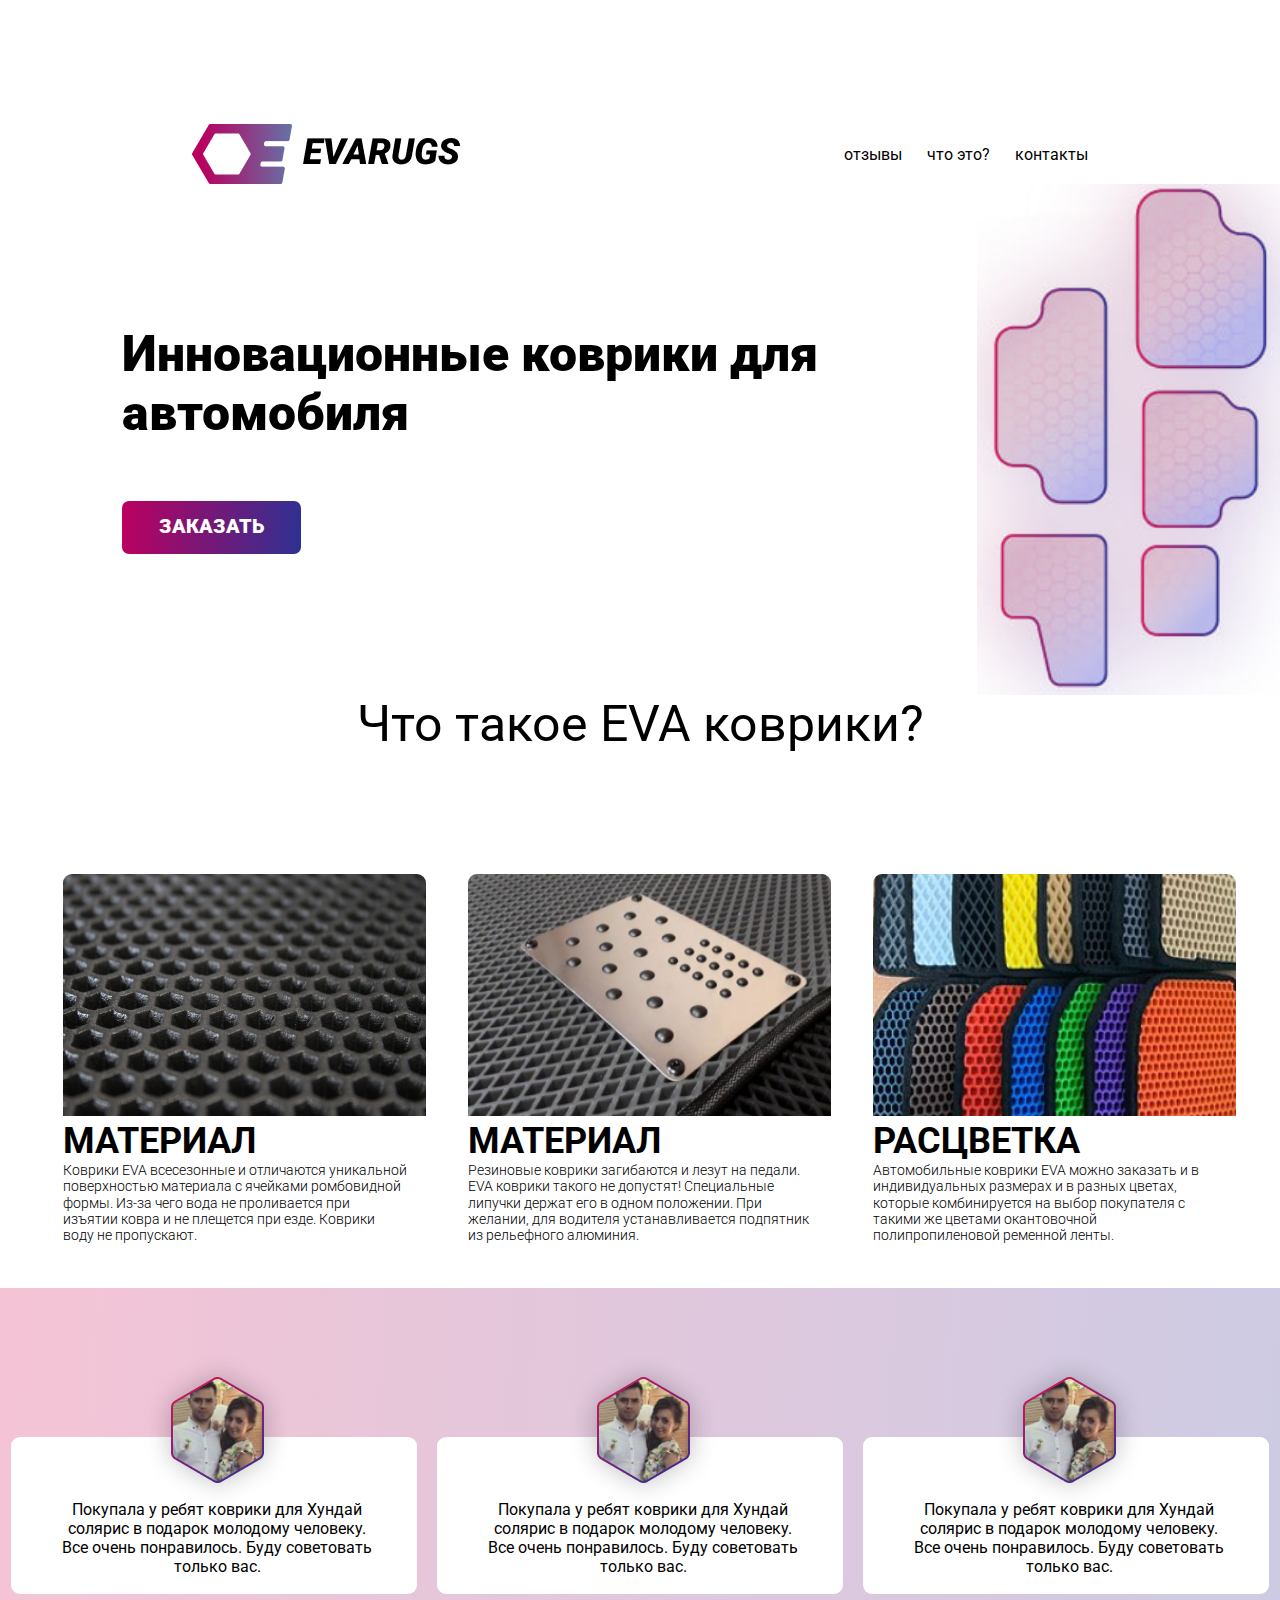
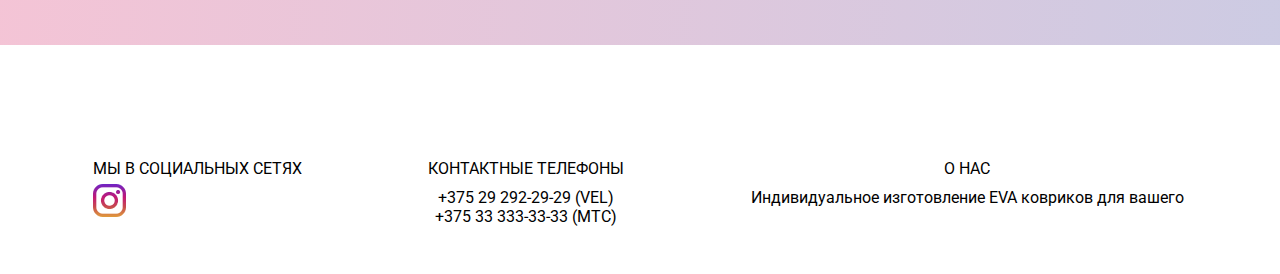
<file: index.html>
<!DOCTYPE html>
<html lang="en">
  <head>
    <meta charset="UTF-8" />
    <meta name="viewport" content="width=device-width, initial-scale=1.0" />
    <title>Document</title>
    <link rel="stylesheet" href="./style.css" />
  </head>
  <body>
    <header>
      <div class="contener">
        <nav>
          <img src="./fayl/Group 3.png" alt="" />
          <div class="div1">
            <p>отзывы</p>
            <p>что это?</p>
            <p>контакты</p>
          </div>
        </nav>
      </div>
    </header>
    <main>
      <div class="contener">
        <div class="div11">
        <section class="section1">
          <div class="div2">
            <p>Инновационные коврики для автомобиля</p>
            <a href="./index1.html"><button>ЗАКАЗАТЬ</button></a>
          </div>
          <img class="rasm2" src="./photo_2024-12-09_13-02-50.jpg" alt="" />
        </section>
      </div>
        
        <h1>Что такое <span>EVA</span> коврики?</h1>
        <section class="section2">
          <div class="div3">
            <img src="./fayl/image00004 1@2x.png" alt="" />
            <div class="div4">
              <h3>МАТЕРИАЛ</h3>
              <p>
                Коврики EVA всесезонные и отличаются уникальной поверхностью
                материала с ячейками ромбовидной формы. Из-за чего вода не
                проливается при изъятии ковра и не плещется при езде. Коврики
                воду не пропускают.
              </p>
            </div>
          </div>
          <div class="div3">
            <img src="./fayl/file 1.jpg" alt="" />
            <div class="div4">
              <h3>МАТЕРИАЛ</h3>
              <p>
                Резиновые коврики загибаются и лезут на педали. EVA коврики
                такого не допустят! Специальные липучки держат его в одном
                положении. При желании, для водителя устанавливается подпятник
                из рельефного алюминия.
              </p>
            </div>
          </div>
          <div class="div3">
            <img src="./fayl/kov1-1-300x225 1.jpg" alt="" />
            <div class="div4">
              <h3>РАСЦВЕТКА</h3>
              <p>
                Автомобильные коврики EVA можно заказать и в индивидуальных
                размерах и в разных цветах, которые комбинируется на выбор
                покупателя с такими же цветами окантовочной полипропиленовой
                ременной ленты.
              </p>
            </div>
          </div>
        </section>
        <section class="section3">
          <div class="div6">
            
            <div class="div5">
                <div class="div7"><img src="./fayl/Mask Group.png" alt=""></div>
              <p>
                Покупала у ребят коврики для Хундай солярис в подарок молодому
                человеку. Все очень понравилось. Буду советовать только вас.
              </p>
            </div>
          </div>
          <div class="div6">
            
            <div class="div5">
                <div class="div7"><img src="./fayl/Mask Group.png" alt=""></div>
              <p>
                Покупала у ребят коврики для Хундай солярис в подарок молодому
                человеку. Все очень понравилось. Буду советовать только вас.
              </p>
            </div>
          </div>
          <div class="div6">
            
            <div class="div5">
                <div class="div7"><img src="./fayl/Mask Group.png" alt=""></div>
              <p>
                Покупала у ребят коврики для Хундай солярис в подарок молодому
                человеку. Все очень понравилось. Буду советовать только вас.
              </p>
            </div>
          </div>    
        </section>
      </div>
    </main>
    <footer>
        <div class="div8">
            <p>МЫ В СОЦИАЛЬНЫХ СЕТЯХ</p>
            <img class="rasm" src="./fayl/512px-Instagram_new 1.png" alt="">
        </div>
        <div class="div9">
            <p>КОНТАКТНЫЕ ТЕЛЕФОНЫ</p>
            <p>+375 29 292-29-29 (VEL) <br>
                +375 33 333-33-33 (МТС)</p>
        </div>
        <div class="div9">
            <p>О НАС</p>
            <p>Индивидуальное изготовление EVA  ковриков для вашего  </p>
        </div>
    </footer>
  </body>
</html>
</file>
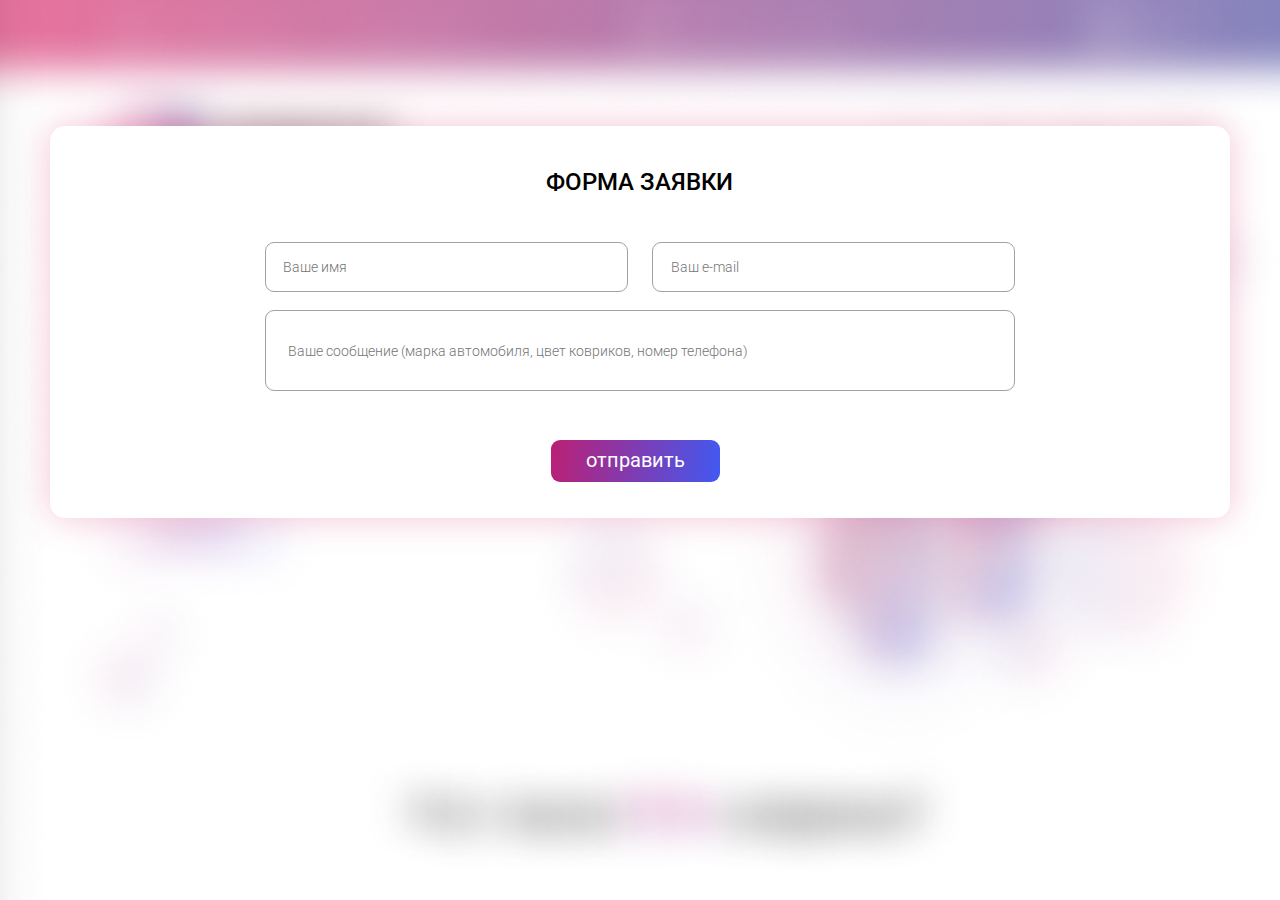
<file: index1.html>
<!DOCTYPE html>
<html lang="en">
<head>
    <meta charset="UTF-8">
    <meta name="viewport" content="width=device-width, initial-scale=1.0">
    <title>Document</title>
    <link rel="stylesheet" href="./style.css">
</head>
<body>
    <div class="div12">
        <div class="div-box">
            <div class="div-box2">
                <p class="p1">ФОРМА ЗАЯВКИ</p>
            <input class="input1" placeholder="Ваше имя" type="text">
            <input class="input2" placeholder="Ваш e-mail" type="text">
            <input class="input3" placeholder="Ваше сообщение (марка автомобиля, цвет ковриков, номер телефона)" type="text">
            <button class="button1">отправить</button>
            </div>
        </div>
    </div>
</body>
</html>
</file>
<file: style.css>
@import url(https://fonts.googleapis.com/css2?family=Roboto:wght@100;200;300;400;500;600;800;900&display=swap);
* {
  margin: 0;
  padding: 0;
  box-sizing: border-box;
  list-style: none;
  border: none;
  font-family: "Roboto", sans-serif;
}
.contener {
  margin: 0 auto;
}
nav {
  display: flex;
  justify-content: space-around;
  margin-top: 124px;
  align-items: center;
}
.div1 {
  display: flex;
  gap: 25px;
}
.div2 p {
  font-size: 50px;
  font-weight: 900;
  line-height: 58.59px;
  text-align: left;
  flex-wrap: wrap;
}
.rasm2 {
  width: 368px;
}
.div2 {
  margin-left: 122px;
}
.div2 button {
  width: 179px;
  height: 53px;
  border-radius: 7px;
  background: linear-gradient(95.2deg, #b90160 2.23%, #2e3192 99.51%);
  font-size: 20px;
  font-weight: 900;
  line-height: 23.44px;
  text-align: center;
  color: white;
  margin-top: 58px;
}
.section1 {
  display: flex;
  align-items: center;
  gap: 34px;
  justify-content: center;
}

.div3 {
  width: 344px;
  height: 414px;
  border-radius: 9px;
  background: #ffffff;
}
.div3 img {
  width: 363px;
  height: 242px;
  border-top-left-radius: 9px;
  border-top-right-radius: 9px;
}
.div4 {
  text-align: left;
}
.div4 h3 {
  font-size: 36px;
  font-weight: 700;
  line-height: 42.19px;
}
.div4 p {
  font-size: 14px;
  font-weight: 300;
  line-height: 16.41px;
}
h1 {
  font-size: 50px;
  font-weight: 400;
  line-height: 58.59px;
  text-align: center;
}
.section2 {
  display: flex;
  justify-content: center;
  gap: 61px;
  flex-wrap: wrap;
  margin-top: 120px;
}
.div5 {
  width: 406px;
  height: 157px;
  border-radius: 9px;
  background-color: white;
  position: relative;
  text-align: center;
  padding: 63px 38px 64px 44px;
  margin-top: 98px;
}
.section3 {
  background: linear-gradient(
    94.31deg,
    rgba(212, 20, 90, 0.25) 0.96%,
    rgba(46, 49, 146, 0.25) 104.83%
  );
  height: 357px;
  display: flex;
  flex-wrap: wrap;
  gap: 20px;
  justify-content: center;
  align-items: center;
}
.div7 {
  position: absolute;
  top: -90px;
  left: 130px;
}
footer {
  display: flex;
  flex-wrap: wrap;
  gap: 30px;
  justify-content: space-around;
  text-align: center;
  padding: 114px 48px 48px 45px;
}
.div8 {
  display: flex;
  flex-direction: column;
  gap: 6px;
  flex-wrap: wrap;
}
.div8 img {
  width: 33px;
  height: 33px;
}

.div9 {
  display: flex;
  flex-direction: column;
  gap: 10px;
  flex-wrap: wrap;
}
.div12 {
  background-image: url("./fayl/Rectangle\ 18.png");
  height: 100vh;
  width: 100%;
  background-repeat: no-repeat;
  background-size: cover;
  padding-top: 126px;
}
.div-box {
  margin: 0 auto;
  width: 1180.27px;
  height: 392.18px;
  border-radius: 15px;
  box-shadow: 0px 0px 35px 0px #d4145a40;

  background-color: white;
}
.input1 {
  width: 362.49px;
  height: 50.72px;
  border-radius: 9px;
  border: 1px solid #a1a1a1;
  margin-top: 45.58px;
  margin-left: 215.27px;
  font-size: 14px;
  font-weight: 300;
  line-height: 16.41px;
  text-align: left;
  padding-left: 17.32px;
}
.input2 {
  width: 362.49px;
  height: 50.72px;
  border-radius: 9px;
  border: 1px solid #a1a1a1;
  margin-top: 45.58px;
  margin-left: 20.74px;
  font-size: 14px;
  font-weight: 300;
  line-height: 16.41px;
  text-align: left;
  padding-left: 17.32px;
}
.input3 {
  width: 749.73px;
  height: 81.65px;
  border-radius: 9px;
  border: 1px solid #a1a1a1;
  margin-left: 215.27px;
  margin-top: 17.32px;
  font-size: 14px;
  font-weight: 300;
  line-height: 16.41px;
  text-align: left;
  padding-left: 21.93px;
}
.button1 {
  width: 169.49px;
  height: 42.06px;
  border-radius: 9px;
  margin-left: 501.06px;
  background: linear-gradient(96.12deg, #d4145a -21.03%, #3d5bf5 103.56%);
  font-size: 20px;
  font-weight: 400;
  line-height: 23.44px;
  text-align: center;
  color: white;
  margin-top: 48.25px;
}
.p1 {
  font-size: 24px;
  font-weight: 500;
  line-height: 28.13px;
  text-align: center;
  padding-top: 42px;
}
@media (max-width: 1075px) {
  .div12 {
    background-image: url("./fayl/Rectangle\ 18.png");
    height: 100vh;
    background-repeat: no-repeat;
    background-size: cover;
    padding-top: 126px;
  }
}
@media (max-width: 1150px) {
  .div12 {
    background-image: url("./fayl/Rectangle\ 18.png");
    height: 100vh;
    background-repeat: no-repeat;
    background-size: cover;
    padding-top: 126px;
  }
}
@media (max-width: 1181px) {
  .div12 {
    background-image: url("./fayl/Rectangle\ 18.png");
    height: 100vh;
    background-repeat: no-repeat;
    background-size: cover;
    padding-top: 126px;
  }
  .div-box {
    margin: 0 auto;
    width: 635px;
    height: 401px;
    border: 1px;
    box-shadow: 0px 0px 35px 0px #d4145a40;
    background-color: white;
    margin-top: -90px;
  }
  .div-box2{
    display: flex;
    flex-direction: column;
    gap: 21px;
  }
  .input3 {
    width: 432px;
    height: 95px;
    margin: 0 auto;
  }
  .input2 {
    width: 432px;
    height: 41px;
    margin: 0 auto;
    
  }
  .input1 {
    width: 432px;
    height: 41px;
    margin-bottom: -51px;
    margin: 0 auto;
  }
  .button1 {
    width: 169.49px;
    height: 42.06px;
    border-radius: 9px;
    margin: 0 auto;
  } 
}
@media(max-width:320px){
  .div-box{
    width: 267px;
height: 298px;

background-color: white;

  }
  .input1{
    width: 212px;
height: 20px;
border-radius: 9px;
border: 1px solid #a1a1a1;

  }
  .input2{
    width: 212px;
height: 20px;
border-radius: 9px;
border: 1px solid #a1a1a1;

  }
  .p1{
    margin-top: -30px;
  }
  .input3{
    width: 212px;
height: 95px;
border-radius: 9px;
border: 1px solid #a1a1a1;
text-align: center;

  }
  .button1 {
    width: 58px;
    height: 18px;
    border-radius: 4px;
    margin: 0 auto;
font-size: 9px;
font-weight: 400;
line-height: 10.55px;
text-align: center;

  } 
}
@media (max-width: 920px) {
  .div12 {
    background-image: url("./fayl/Rectangle\ 18.png");
    height: 100vh;
    background-repeat: no-repeat;
    background-size: cover;
    padding-top: 126px;
  }
}
@media (max-width: 623px) {
  h1 {
    font-size: 50px;
    font-weight: 400;
    line-height: 58.59px;
    text-align: center;
    margin-left: 50px;
  }
}

@media (max-width: 769px) {
  .div1 {
    display: none;
  }
  .section2 {
    display: flex;
    justify-content: center;
    gap: 150px;
  }
  .div3 {
    margin-bottom: -100px;
  }
  .section3 {
    height: 948px;
    margin-top: 124px;
  }
  nav {
    display: flex;
    justify-content: left;
    margin-left: 66px;
  }
  .section1 img {
    width: 368px;
    height: 473px;
  }
  .div2 p {
    font-size: 40px;
    font-weight: 900;
    line-height: 40px;
    text-align: left;
  }
  .div2 {
    margin-left: 66px;
  }
}
@media (max-width: 319px) {
  .section1 img {
    display: none;
  }
  nav img {
    margin-left: -40px;
  }
  .div2 p {
    text-align: center;
    margin-top: 38px;
    margin-bottom: 22px;
    margin-left: -150px;

    font-size: 25px;
    font-weight: 900;
    line-height: 25px;
  }

  .div2 button {
    margin-left: -100px;
  }
  .section2 {
    display: flex;
    flex-direction: column;
    justify-content: center;
  }
  .div3 {
    width: 264px;
    height: 388px;
    margin: 0 auto;
    margin-bottom: -100px;
  }
  .div3 img {
    width: 278.58px;
    height: 172.11px;
  }
  h1 {
    font-size: 20px;
    font-weight: 400;
    line-height: 23.44px;
    text-align: center;
    margin-top: 61px;
  }

  .div5 {
    width: 267px;
    height: 271px;
    position: relative;
  }
  .div7 {
    position: absolute;
    top: -90px;
    left: 60px;
  }
  .section3 {
    height: 1224px;
  }
  .div11 {
    background-image: url("./fayl/подложка\ 1.png");
    background-repeat: no-repeat;
    background-size: contain;
    height: 256px;
  }
  .rasm {
    margin: 0 auto;
  }
  .div9 p {
    text-align: center;
  }
}
@media (max-width: 613px) {
  .rasm2 {
    width: 20px;
    height: 10px;
  }
}
@media (max-width: 529px) {
  .div2 {
    margin-left: 180px;
  }
}
</file>
